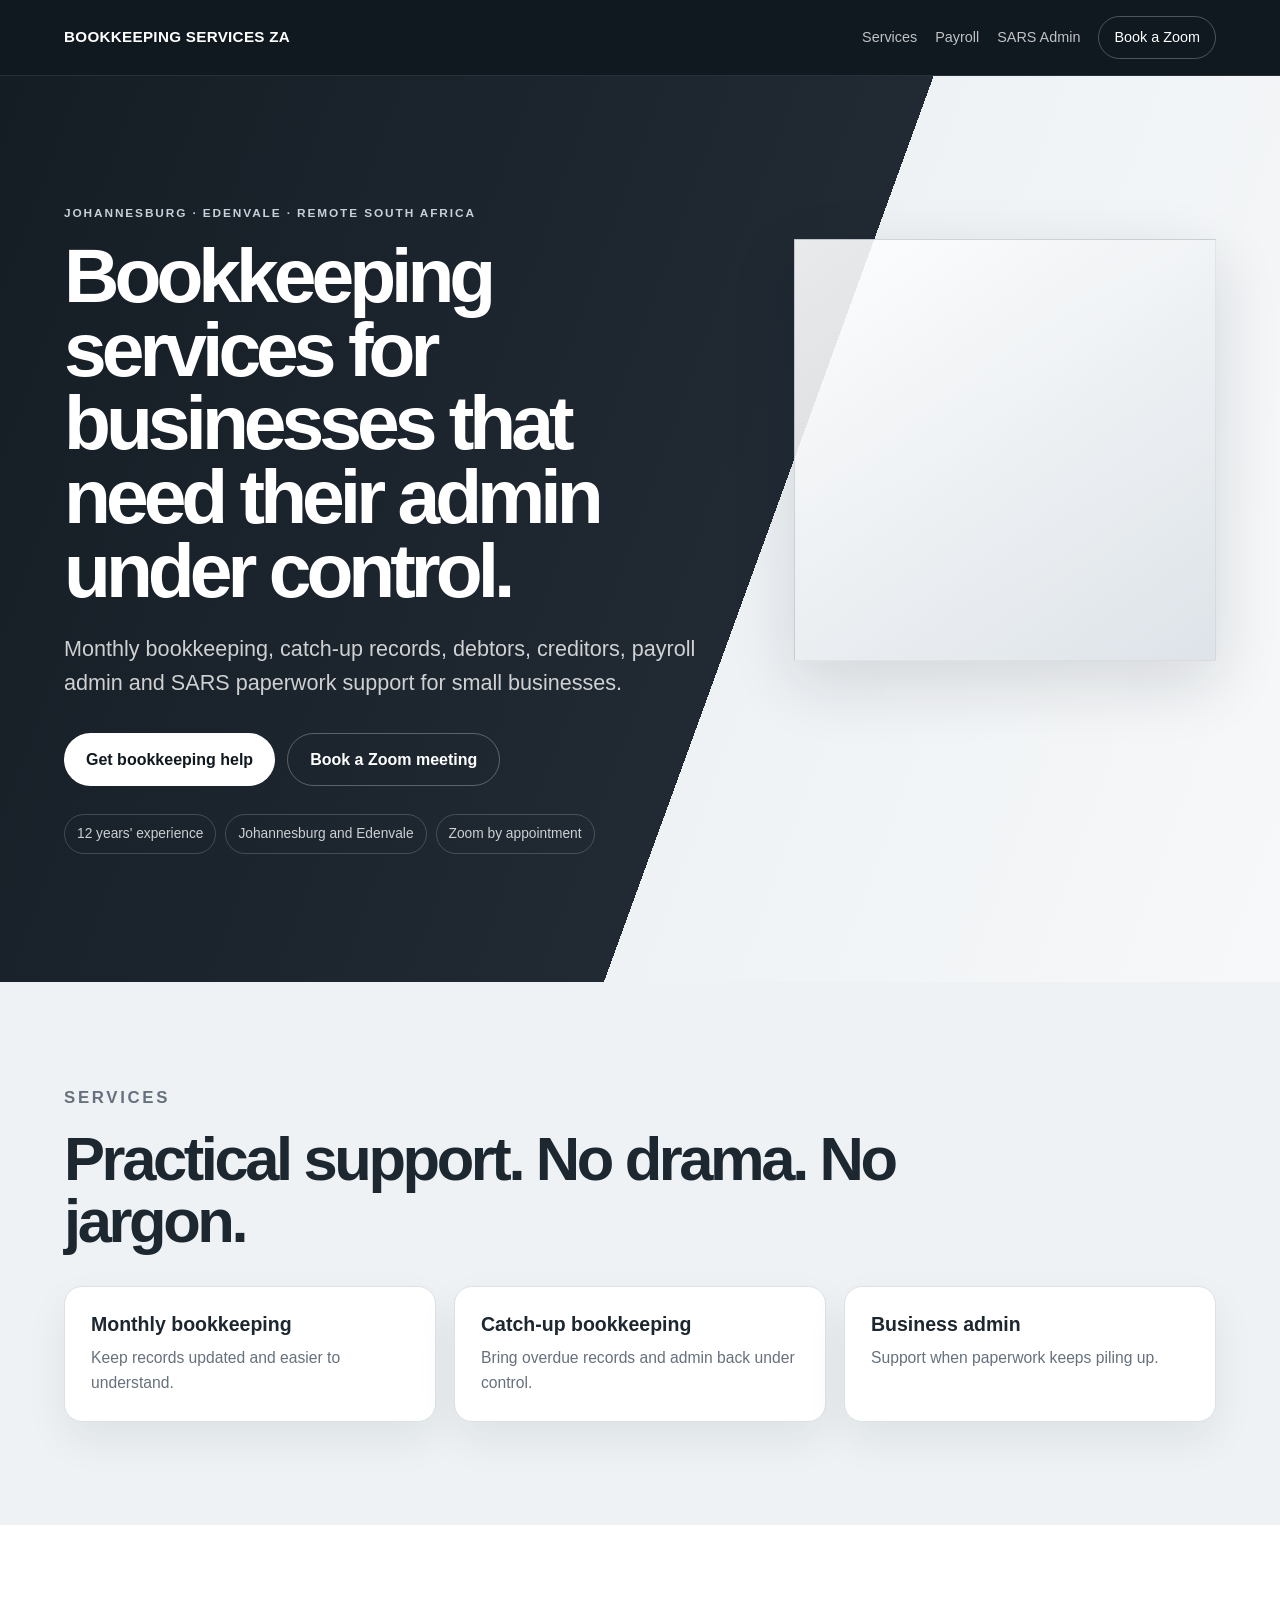
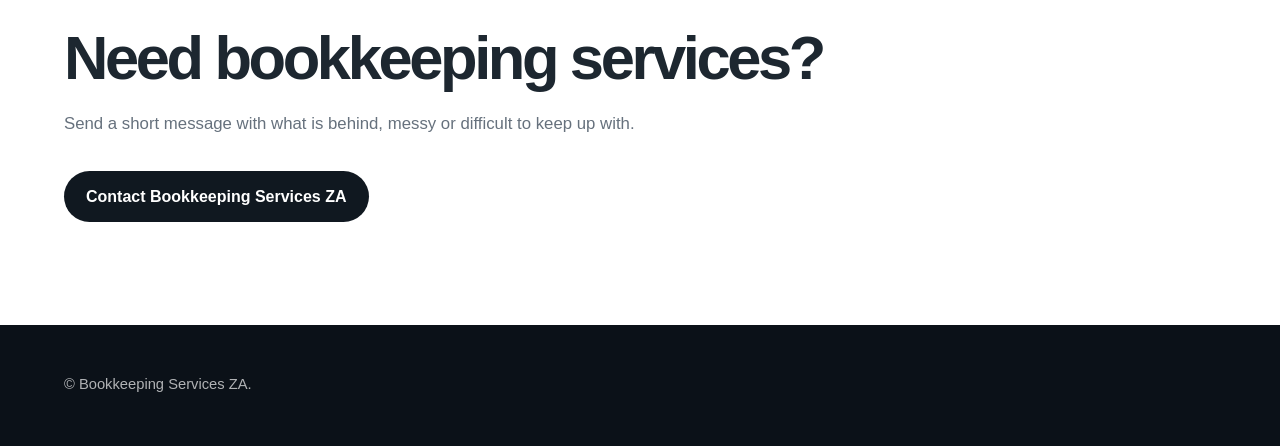
<file: index.html>
<!doctype html>
<html lang="en-ZA">
<head>
  <meta charset="utf-8">
  <meta name="viewport" content="width=device-width, initial-scale=1">
  <title>Bookkeeping Services Johannesburg | Bookkeeping Services ZA</title>
  <meta name="description" content="Bookkeeping services for small businesses in Johannesburg, Edenvale and remote South Africa. Monthly bookkeeping, catch-up records, debtors, creditors, payroll admin and SARS paperwork support.">
  <link rel="stylesheet" href="styles.css">
  <link rel="stylesheet" href="premium.css">
</head>
<body>
  <header class="site-header"><a class="brand" href="index.html"><strong>BOOKKEEPING SERVICES ZA</strong></a><nav><a href="services.html">Services</a><a href="payroll.html">Payroll</a><a href="sars-compliance.html">SARS Admin</a><a href="contact.html" class="nav-cta">Book a Zoom</a></nav></header>
  <main>
    <section class="hero hero-home"><div class="hero-copy"><p class="eyebrow">Johannesburg · Edenvale · Remote South Africa</p><h1>Bookkeeping services for businesses that need their admin under control.</h1><p class="lead">Monthly bookkeeping, catch-up records, debtors, creditors, payroll admin and SARS paperwork support for small businesses.</p><div class="actions"><a class="button" href="contact.html">Get bookkeeping help</a><a class="button secondary" href="contact.html">Book a Zoom meeting</a></div><ul class="trust-strip"><li>12 years' experience</li><li>Johannesburg and Edenvale</li><li>Zoom by appointment</li></ul></div></section>
    <section class="section services-preview"><div class="section-intro wide"><p class="eyebrow dark">Services</p><h2>Practical support. No drama. No jargon.</h2></div><div class="grid three service-grid"><article class="card"><h3>Monthly bookkeeping</h3><p>Keep records updated and easier to understand.</p></article><article class="card"><h3>Catch-up bookkeeping</h3><p>Bring overdue records and admin back under control.</p></article><article class="card"><h3>Business admin</h3><p>Support when paperwork keeps piling up.</p></article></div></section>
    <section class="section final-cta"><h2>Need bookkeeping services?</h2><p>Send a short message with what is behind, messy or difficult to keep up with.</p><a class="button dark" href="contact.html">Contact Bookkeeping Services ZA</a></section>
  </main>
  <footer class="site-footer"><p>© Bookkeeping Services ZA.</p></footer>
</body>
</html>
</file>
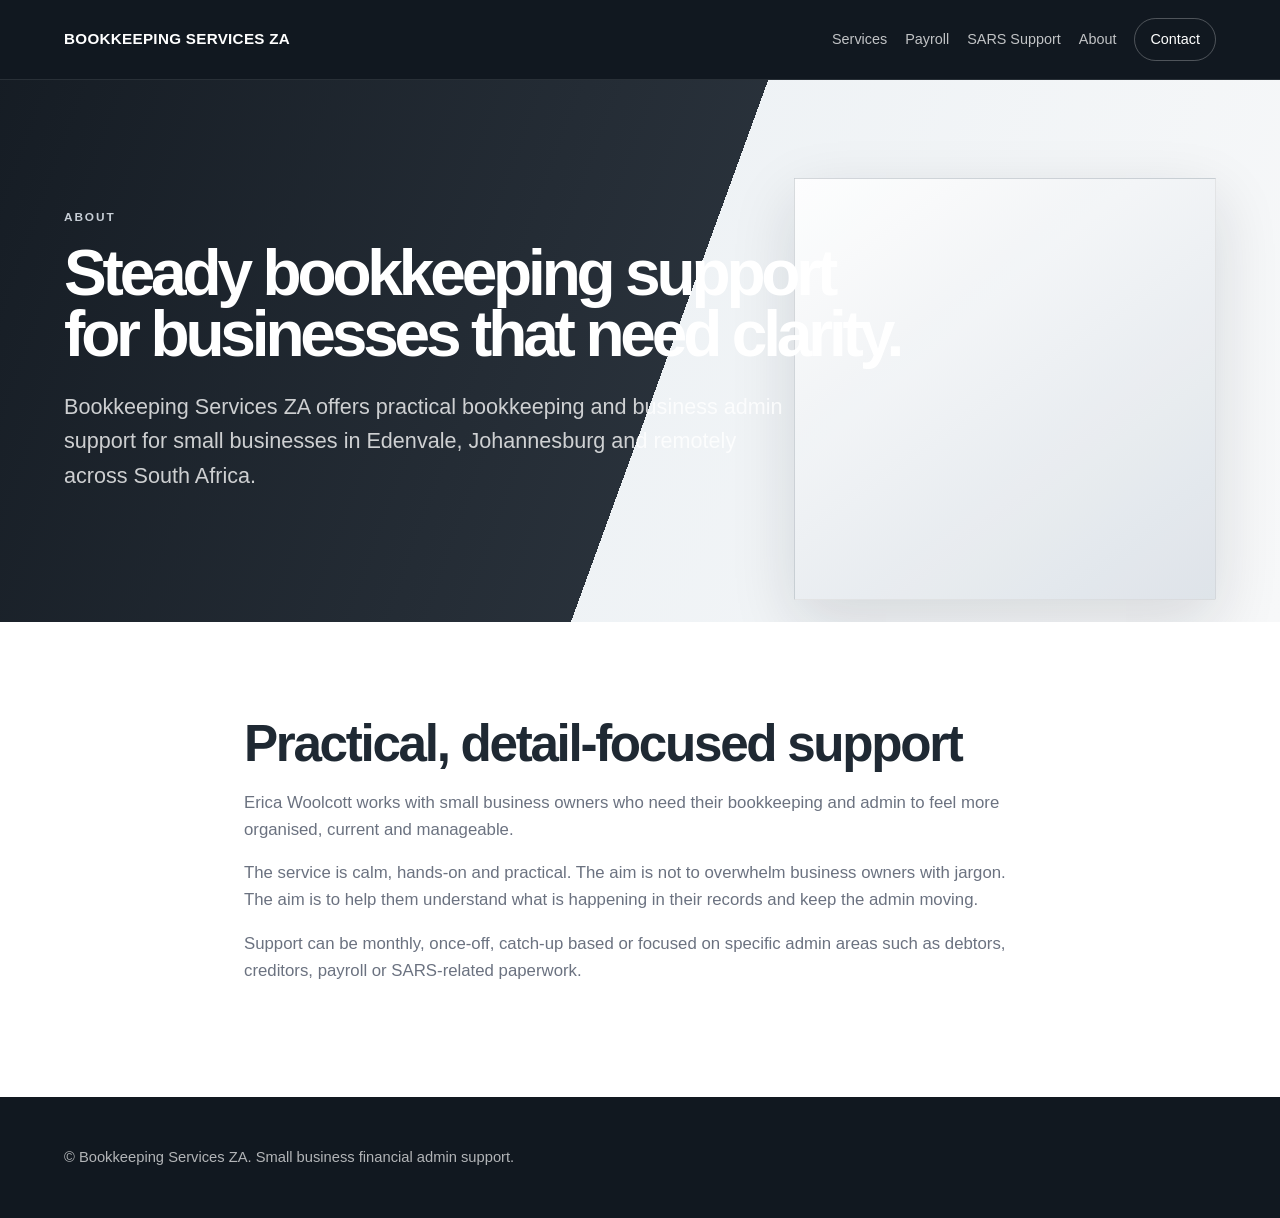
<file: about.html>
<!doctype html>
<html lang="en-ZA">
<head>
  <meta charset="utf-8">
  <meta name="viewport" content="width=device-width, initial-scale=1">
  <title>About | Bookkeeping Services ZA</title>
  <meta name="description" content="About Bookkeeping Services ZA, steady bookkeeping and business admin support for small businesses in Edenvale, Johannesburg and remote South Africa.">
  <link rel="stylesheet" href="styles.css">
</head>
<body>
  <header class="site-header">
    <a class="brand" href="index.html">Bookkeeping Services ZA</a>
    <nav aria-label="Main navigation">
      <a href="services.html">Services</a>
      <a href="payroll.html">Payroll</a>
      <a href="sars-compliance.html">SARS Support</a>
      <a href="about.html">About</a>
      <a class="nav-cta" href="contact.html">Contact</a>
    </nav>
  </header>

  <main>
    <section class="page-hero">
      <p class="eyebrow">About</p>
      <h1>Steady bookkeeping support for businesses that need clarity.</h1>
      <p class="lead">Bookkeeping Services ZA offers practical bookkeeping and business admin support for small businesses in Edenvale, Johannesburg and remotely across South Africa.</p>
    </section>

    <section class="section narrow">
      <h2>Practical, detail-focused support</h2>
      <p>Erica Woolcott works with small business owners who need their bookkeeping and admin to feel more organised, current and manageable.</p>
      <p>The service is calm, hands-on and practical. The aim is not to overwhelm business owners with jargon. The aim is to help them understand what is happening in their records and keep the admin moving.</p>
      <p>Support can be monthly, once-off, catch-up based or focused on specific admin areas such as debtors, creditors, payroll or SARS-related paperwork.</p>
    </section>
  </main>

  <footer class="site-footer"><p>© Bookkeeping Services ZA. Small business financial admin support.</p></footer>
  <script src="scripts.js"></script>
</body>
</html>
</file>
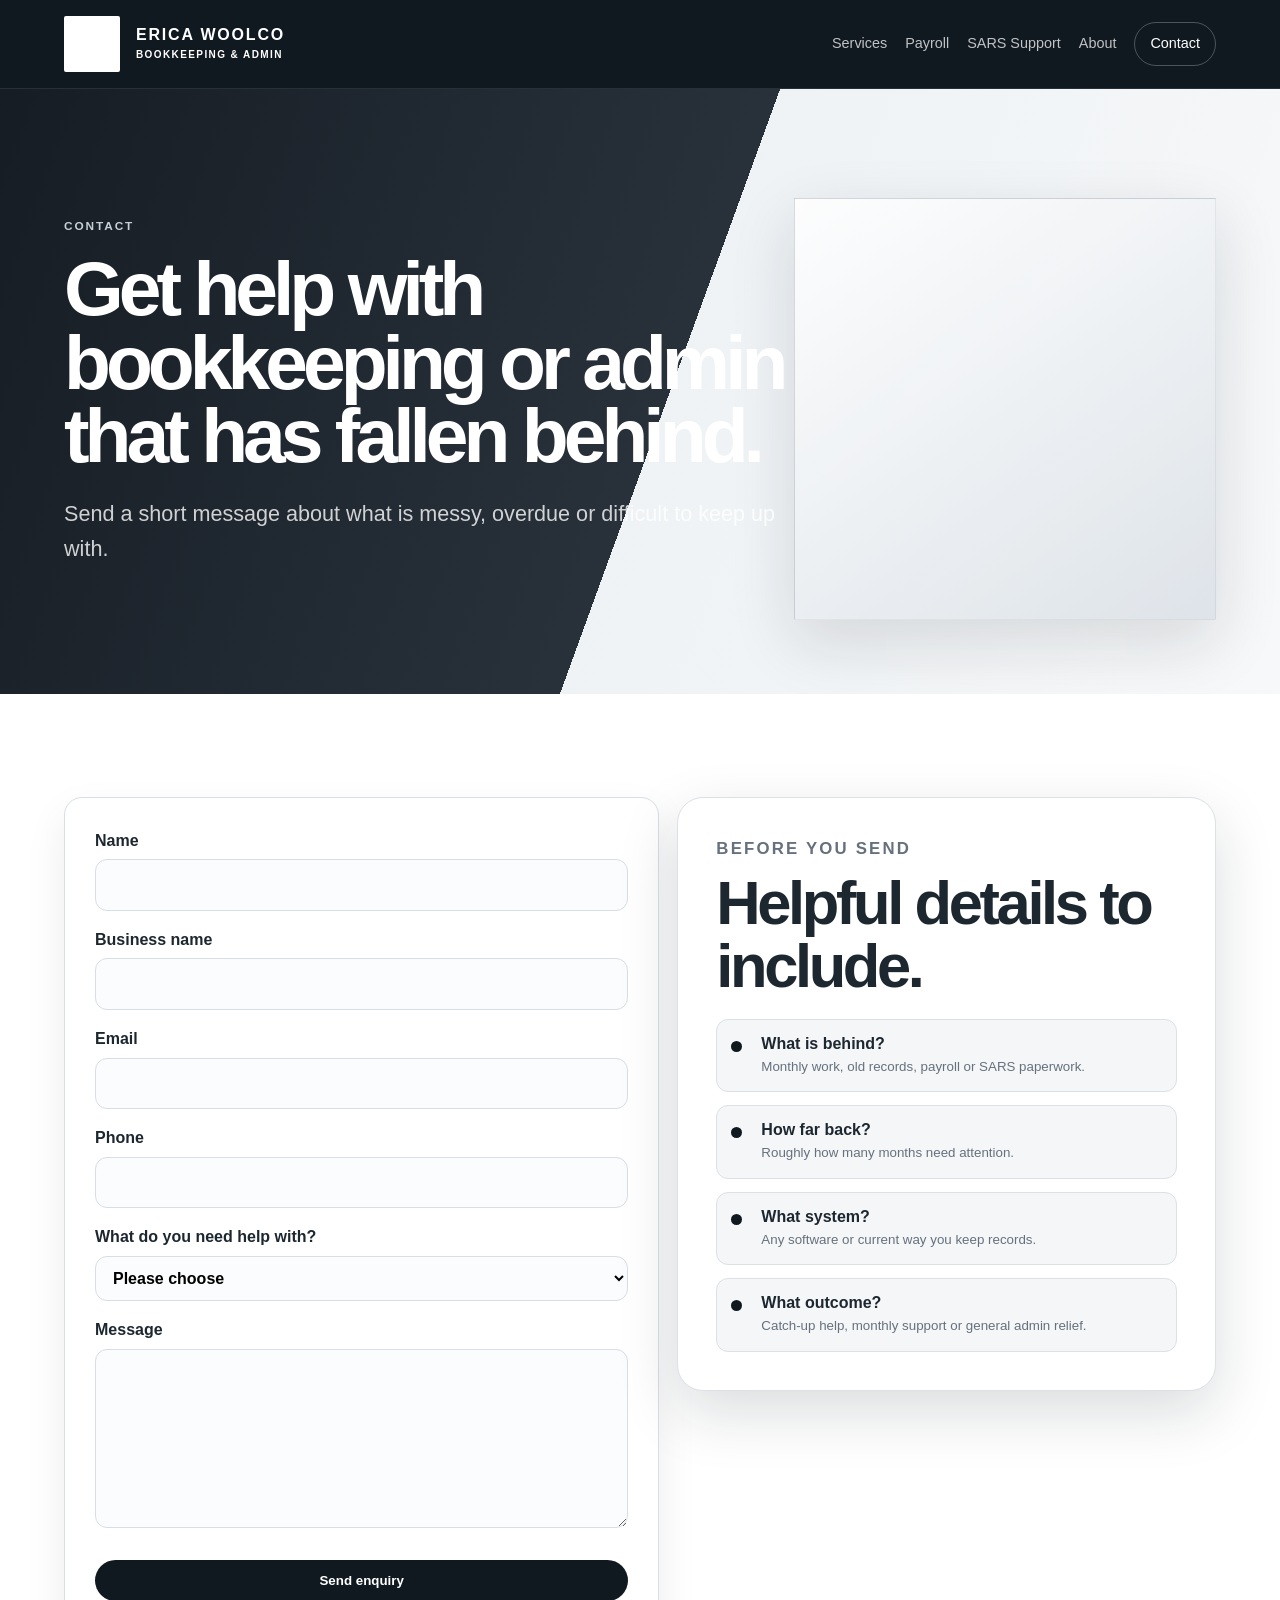
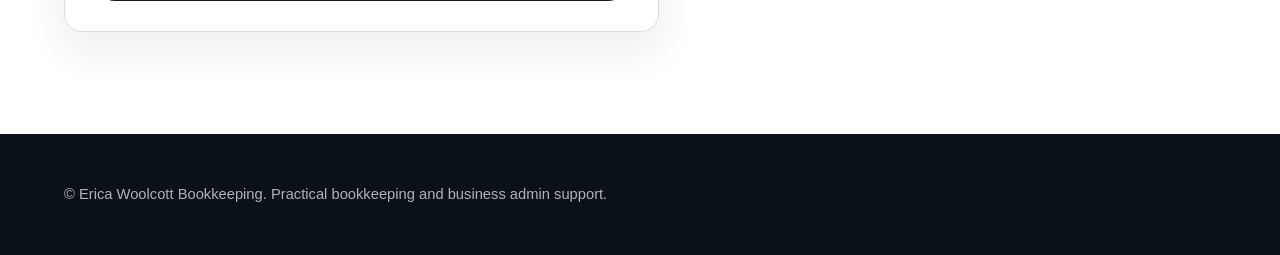
<file: contact.html>
<!doctype html>
<html lang="en-ZA">
<head>
  <meta charset="utf-8">
  <meta name="viewport" content="width=device-width, initial-scale=1">
  <title>Contact Erica Woolcott Bookkeeping | Johannesburg Bookkeeper</title>
  <meta name="description" content="Contact Erica Woolcott for bookkeeping, catch-up records, payroll admin, SARS paperwork and small business admin support in Johannesburg, Edenvale and remote South Africa.">
  <meta name="robots" content="index, follow">
  <link rel="canonical" href="https://bookkeepingservicesza.co.za/contact.html">
  <link rel="icon" href="assets/favicon.svg" type="image/svg+xml">
  <link rel="stylesheet" href="styles.css">
  <link rel="stylesheet" href="premium.css">
</head>
<body>
  <header class="site-header"><a class="brand" href="index.html"><img src="assets/logo.svg" alt="Erica Woolcott Bookkeeping" width="220" height="56"></a><nav aria-label="Main navigation"><a href="services.html">Services</a><a href="payroll.html">Payroll</a><a href="sars-compliance.html">SARS Support</a><a href="about.html">About</a><a class="nav-cta" href="contact.html">Contact</a></nav></header>
  <main>
    <section class="page-hero"><p class="eyebrow">Contact</p><h1>Get help with bookkeeping or admin that has fallen behind.</h1><p class="lead">Send a short message about what is messy, overdue or difficult to keep up with.</p></section>
    <section class="section grid two">
      <form name="contact" method="POST" data-netlify="true" netlify-honeypot="bot-field" class="form">
        <input type="hidden" name="form-name" value="contact">
        <p class="hidden"><label>Do not fill this in: <input name="bot-field"></label></p>
        <label>Name<input type="text" name="name" required></label>
        <label>Business name<input type="text" name="business-name"></label>
        <label>Email<input type="email" name="email" required></label>
        <label>Phone<input type="tel" name="phone"></label>
        <label>What do you need help with?<select name="enquiry-type" required><option value="">Please choose</option><option>Monthly bookkeeping</option><option>Catch-up bookkeeping</option><option>Payroll admin</option><option>SARS paperwork</option><option>Debtors and creditors</option><option>General business admin</option></select></label>
        <label>Message<textarea name="message" rows="6" required></textarea></label>
        <button class="button dark" type="submit">Send enquiry</button>
      </form>
      <aside class="admin-panel"><p class="panel-label">Before you send</p><h2>Helpful details to include.</h2><div class="ledger-list"><div><span></span><strong>What is behind?</strong><small>Monthly work, old records, payroll or SARS paperwork.</small></div><div><span></span><strong>How far back?</strong><small>Roughly how many months need attention.</small></div><div><span></span><strong>What system?</strong><small>Any software or current way you keep records.</small></div><div><span></span><strong>What outcome?</strong><small>Catch-up help, monthly support or general admin relief.</small></div></div></aside>
    </section>
  </main>
  <footer class="site-footer"><p>© Erica Woolcott Bookkeeping. Practical bookkeeping and business admin support.</p></footer>
  <script src="scripts.js"></script>
</body>
</html>
</file>
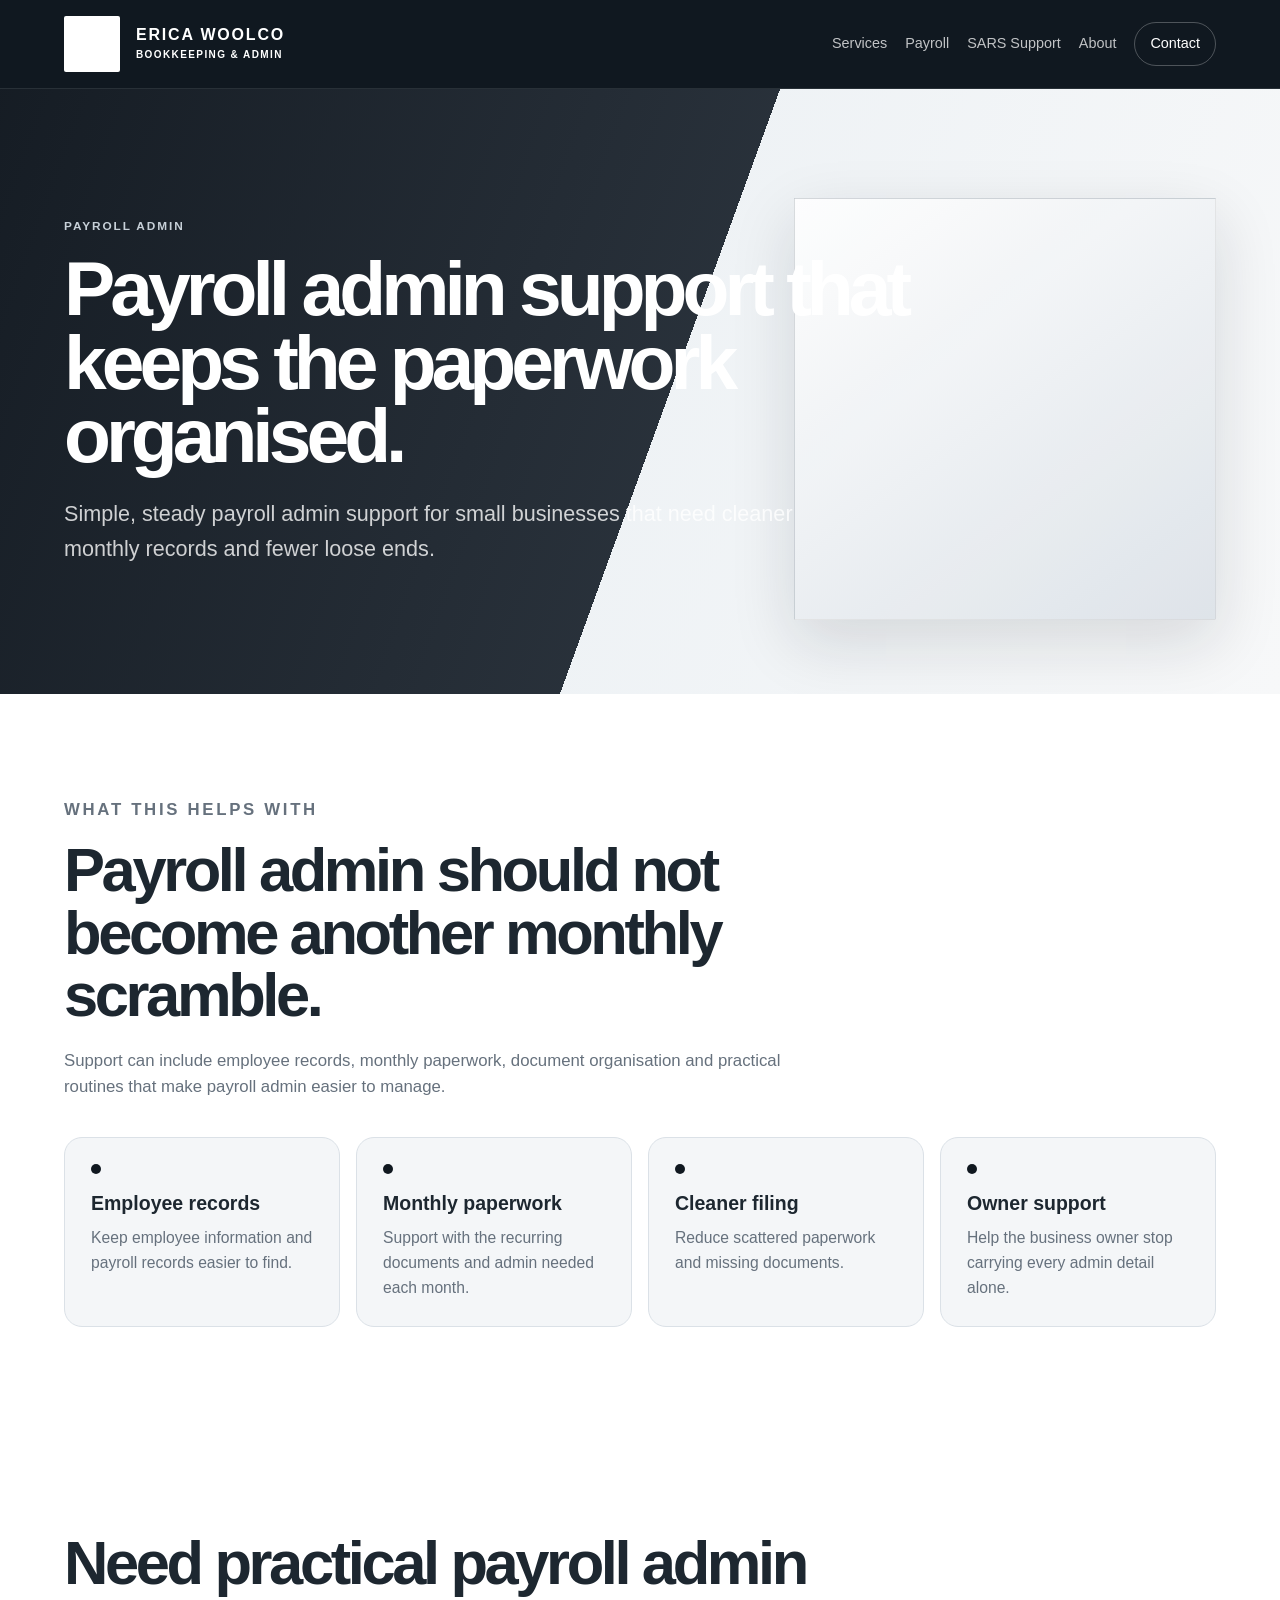
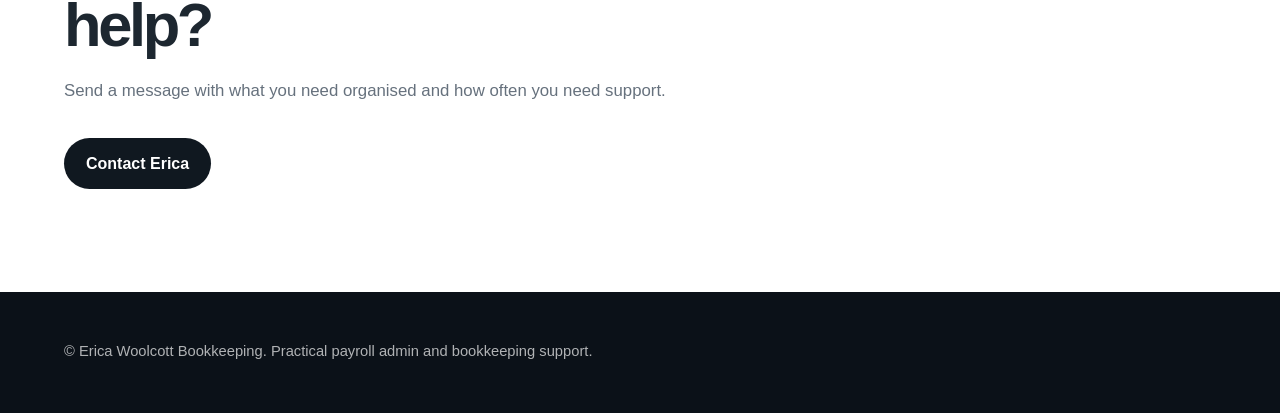
<file: payroll.html>
<!doctype html>
<html lang="en-ZA">
<head>
  <meta charset="utf-8">
  <meta name="viewport" content="width=device-width, initial-scale=1">
  <title>Payroll Admin Support Johannesburg | Erica Woolcott Bookkeeping</title>
  <meta name="description" content="Practical payroll admin support for small businesses in Johannesburg, Edenvale and remote South Africa. Organised monthly payroll paperwork and records.">
  <meta name="robots" content="index, follow">
  <link rel="canonical" href="https://bookkeepingservicesza.co.za/payroll.html">
  <link rel="icon" href="assets/favicon.svg" type="image/svg+xml">
  <link rel="stylesheet" href="styles.css">
  <link rel="stylesheet" href="premium.css">
</head>
<body>
  <header class="site-header"><a class="brand" href="index.html"><img src="assets/logo.svg" alt="Erica Woolcott Bookkeeping" width="220" height="56"></a><nav aria-label="Main navigation"><a href="services.html">Services</a><a href="payroll.html">Payroll</a><a href="sars-compliance.html">SARS Support</a><a href="about.html">About</a><a class="nav-cta" href="contact.html">Contact</a></nav></header>
  <main>
    <section class="page-hero"><p class="eyebrow">Payroll admin</p><h1>Payroll admin support that keeps the paperwork organised.</h1><p class="lead">Simple, steady payroll admin support for small businesses that need cleaner monthly records and fewer loose ends.</p></section>
    <section class="section"><div class="section-intro"><p class="eyebrow dark">What this helps with</p><h2>Payroll admin should not become another monthly scramble.</h2><p>Support can include employee records, monthly paperwork, document organisation and practical routines that make payroll admin easier to manage.</p></div><div class="problem-grid"><article><span></span><h3>Employee records</h3><p>Keep employee information and payroll records easier to find.</p></article><article><span></span><h3>Monthly paperwork</h3><p>Support with the recurring documents and admin needed each month.</p></article><article><span></span><h3>Cleaner filing</h3><p>Reduce scattered paperwork and missing documents.</p></article><article><span></span><h3>Owner support</h3><p>Help the business owner stop carrying every admin detail alone.</p></article></div></section>
    <section class="section final-cta"><h2>Need practical payroll admin help?</h2><p>Send a message with what you need organised and how often you need support.</p><a class="button dark" href="contact.html">Contact Erica</a></section>
  </main>
  <footer class="site-footer"><p>© Erica Woolcott Bookkeeping. Practical payroll admin and bookkeeping support.</p></footer>
  <script src="scripts.js"></script>
</body>
</html>
</file>
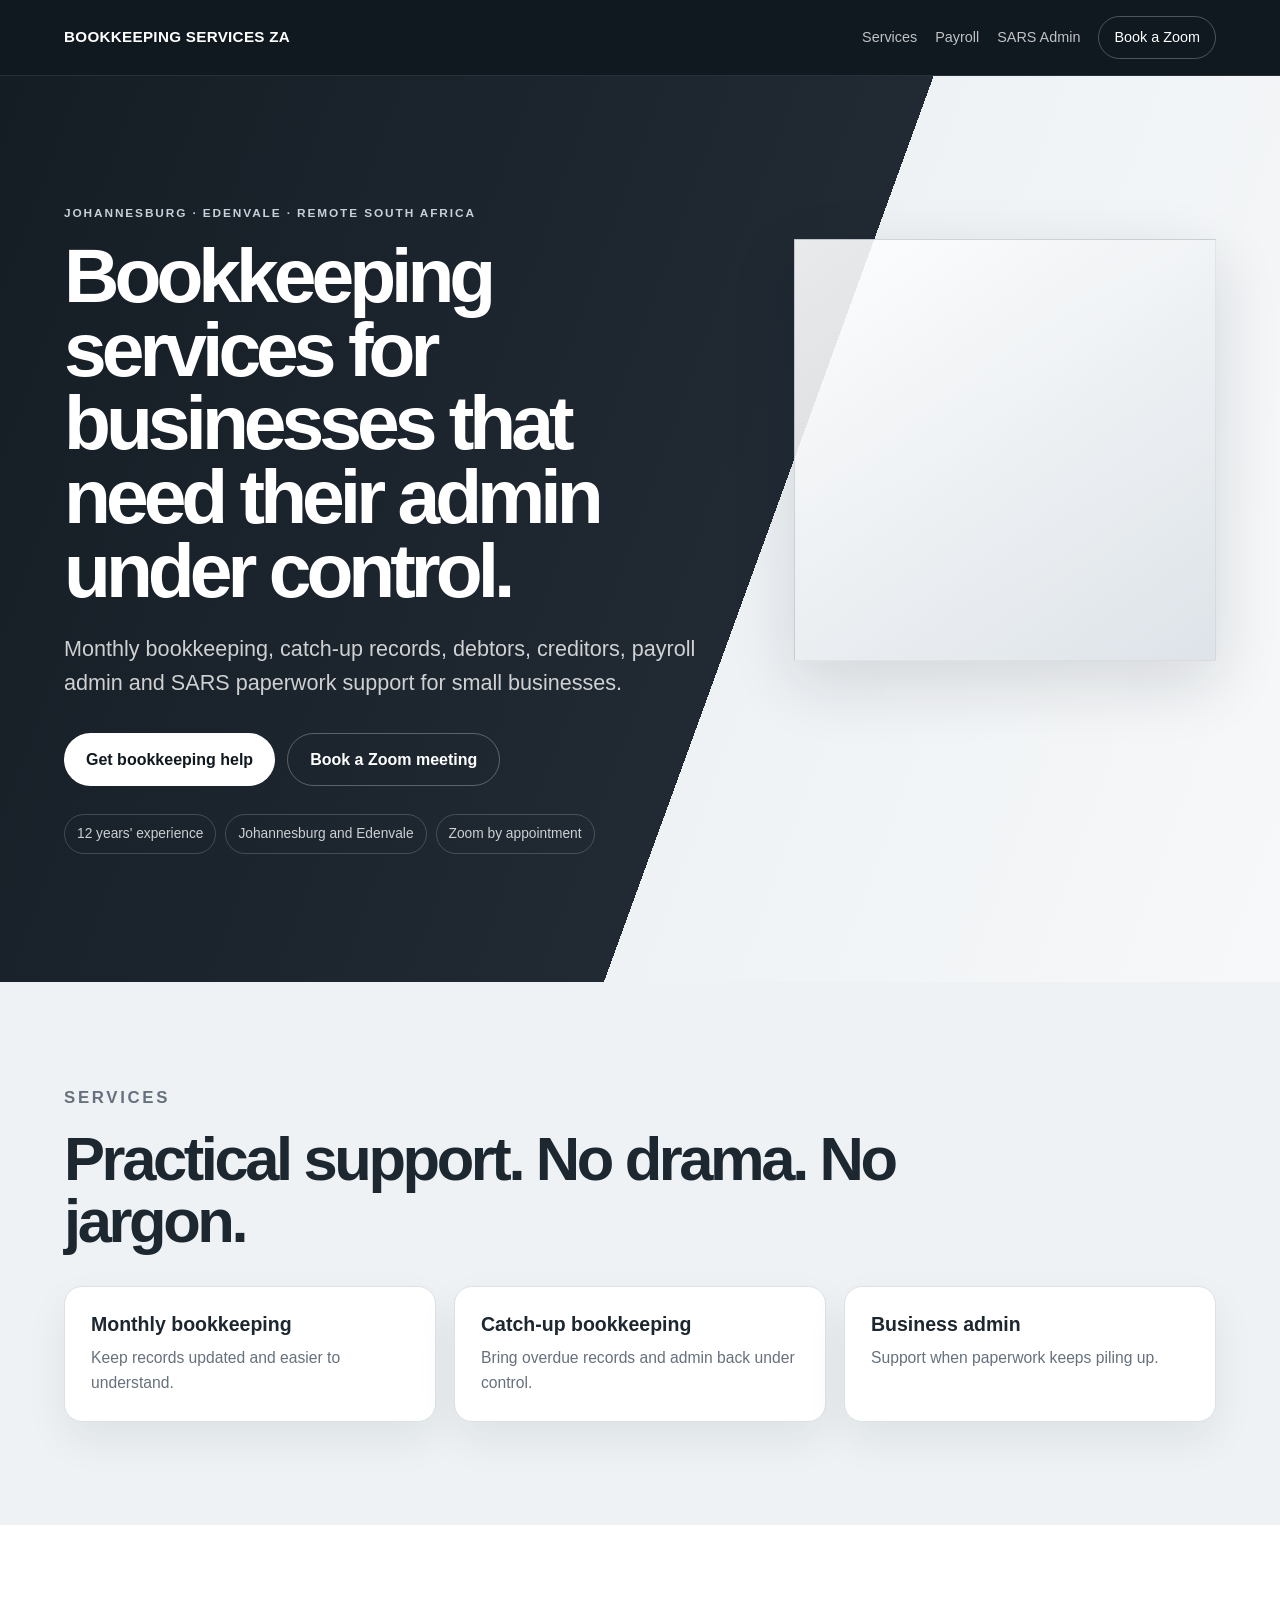
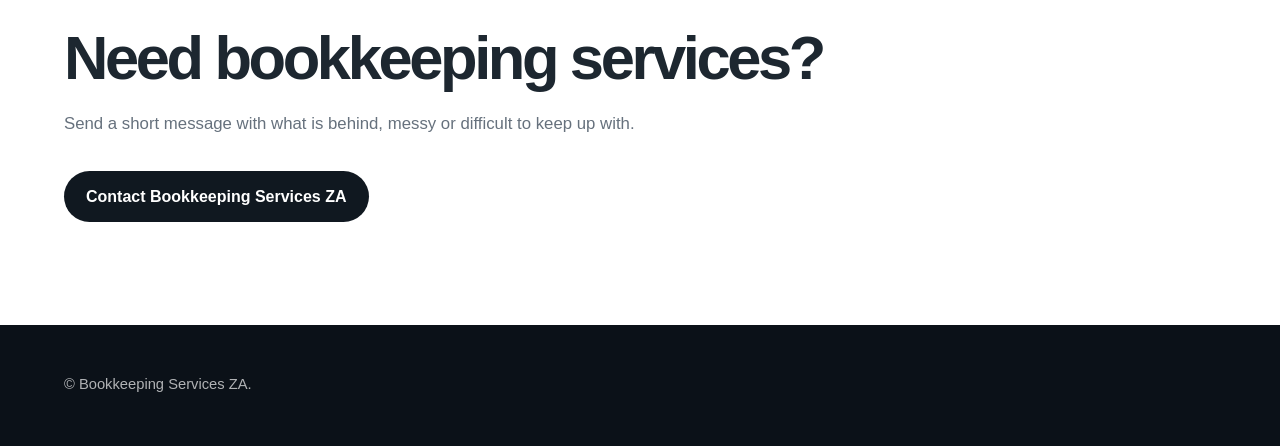
<file: preview-live.html>
<!doctype html>
<html lang="en-ZA">
<head>
  <meta charset="utf-8">
  <meta name="viewport" content="width=device-width, initial-scale=1">
  <title>Bookkeeping Services Johannesburg | Bookkeeping Services ZA</title>
  <meta name="description" content="Bookkeeping services for small businesses in Johannesburg, Edenvale and remote South Africa. Monthly bookkeeping, catch-up records, debtors, creditors, payroll admin and SARS paperwork support.">
  <link rel="stylesheet" href="styles.css">
  <link rel="stylesheet" href="premium.css">
</head>
<body>
  <header class="site-header"><a class="brand" href="preview-live.html"><strong>BOOKKEEPING SERVICES ZA</strong></a><nav><a href="services.html">Services</a><a href="payroll.html">Payroll</a><a href="sars-compliance.html">SARS Admin</a><a href="contact.html" class="nav-cta">Book a Zoom</a></nav></header>
  <main>
    <section class="hero hero-home"><div class="hero-copy"><p class="eyebrow">Johannesburg · Edenvale · Remote South Africa</p><h1>Bookkeeping services for businesses that need their admin under control.</h1><p class="lead">Monthly bookkeeping, catch-up records, debtors, creditors, payroll admin and SARS paperwork support for small businesses.</p><div class="actions"><a class="button" href="contact.html">Get bookkeeping help</a><a class="button secondary" href="contact.html">Book a Zoom meeting</a></div><ul class="trust-strip"><li>12 years' experience</li><li>Johannesburg and Edenvale</li><li>Zoom by appointment</li></ul></div></section>
    <section class="section services-preview"><div class="section-intro wide"><p class="eyebrow dark">Services</p><h2>Practical support. No drama. No jargon.</h2></div><div class="grid three service-grid"><article class="card"><h3>Monthly bookkeeping</h3><p>Keep records updated and easier to understand.</p></article><article class="card"><h3>Catch-up bookkeeping</h3><p>Bring overdue records and admin back under control.</p></article><article class="card"><h3>Business admin</h3><p>Support when paperwork keeps piling up.</p></article></div></section>
    <section class="section final-cta"><h2>Need bookkeeping services?</h2><p>Send a short message with what is behind, messy or difficult to keep up with.</p><a class="button dark" href="contact.html">Contact Bookkeeping Services ZA</a></section>
  </main>
  <footer class="site-footer"><p>© Bookkeeping Services ZA.</p></footer>
</body>
</html>
</file>
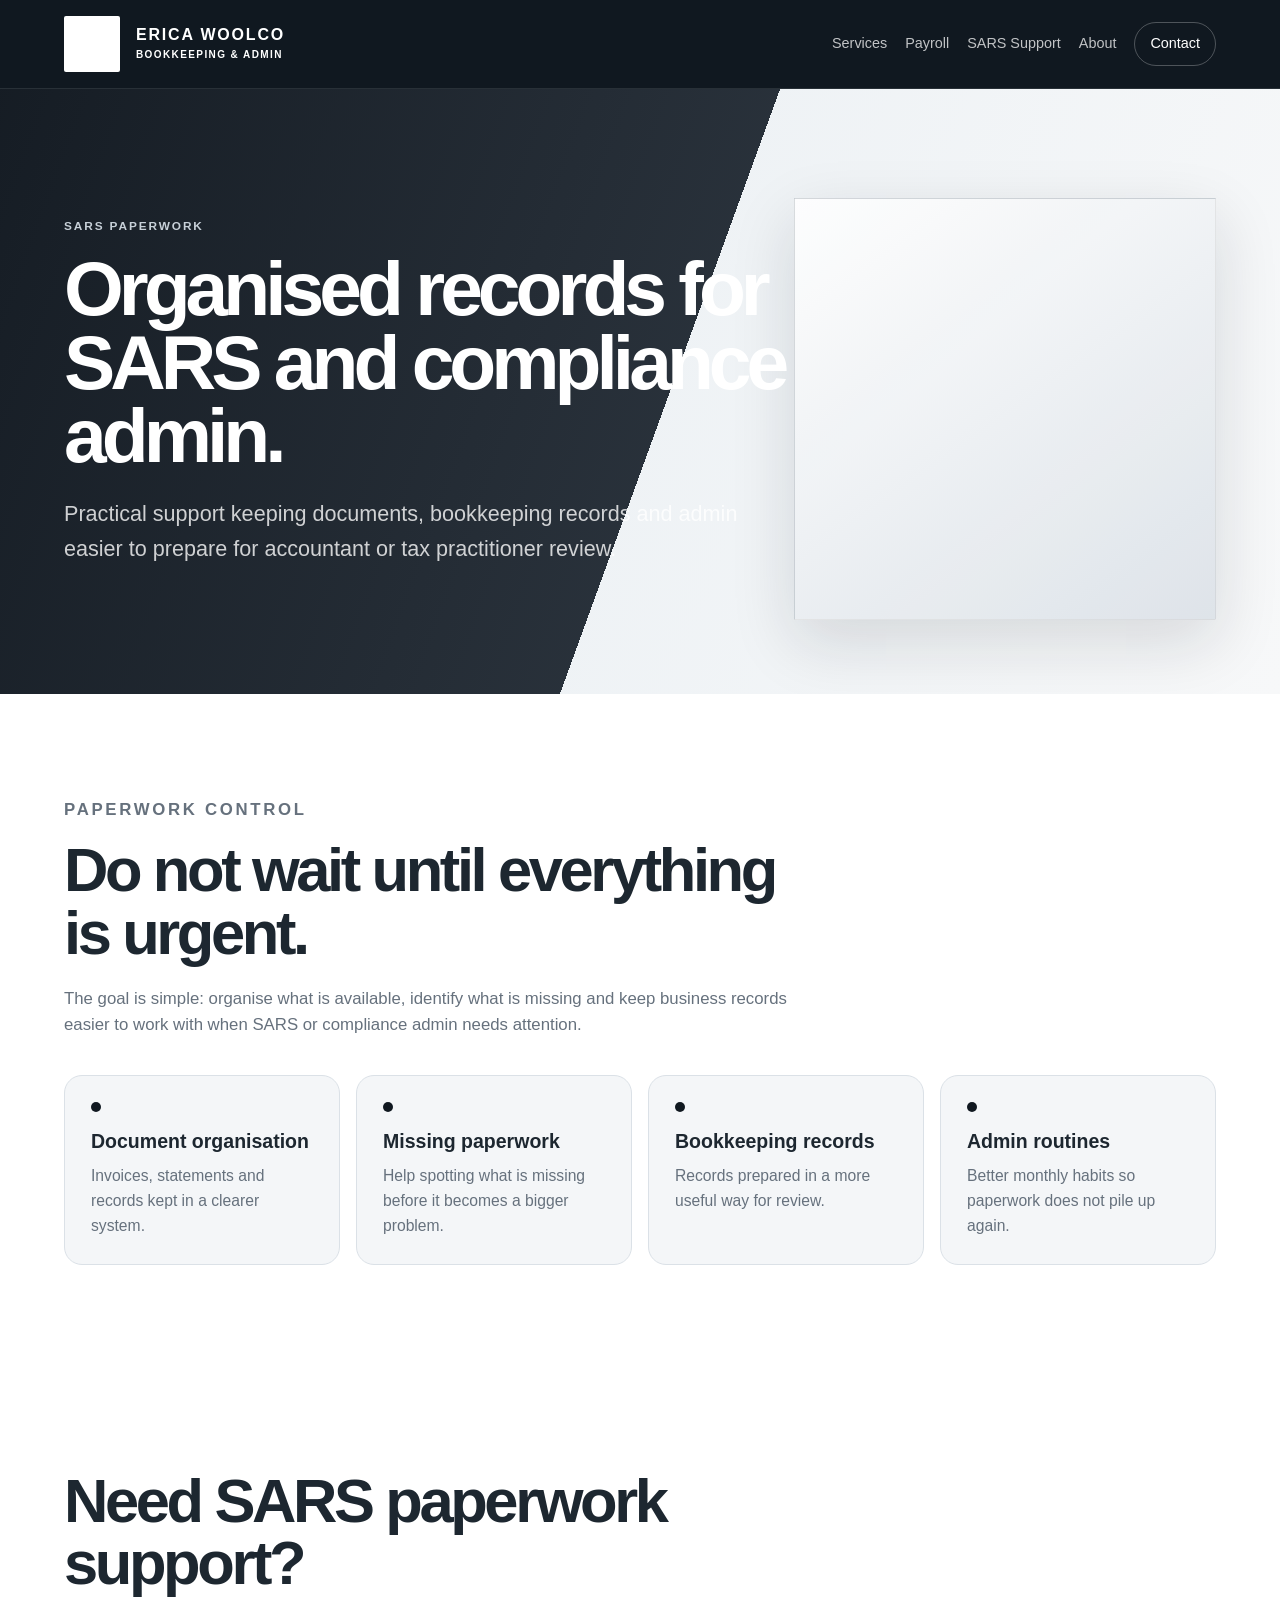
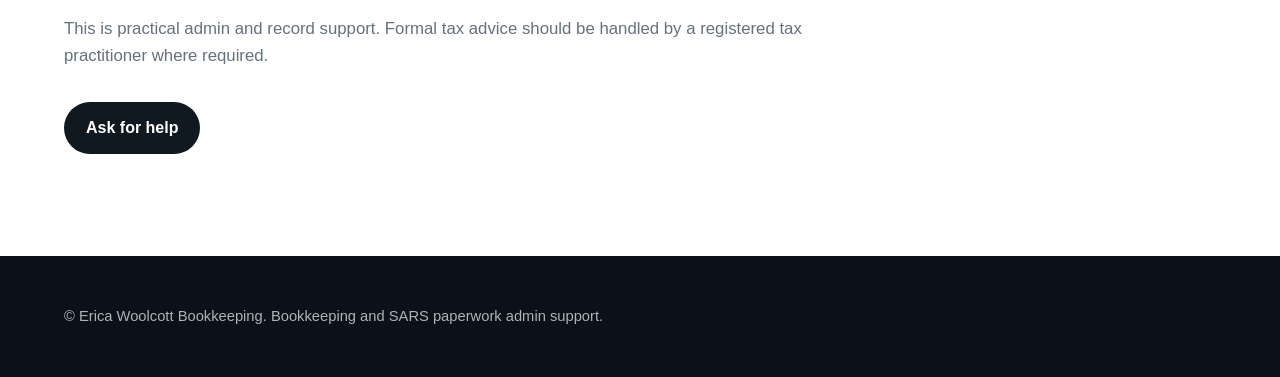
<file: sars-compliance.html>
<!doctype html>
<html lang="en-ZA">
<head>
  <meta charset="utf-8">
  <meta name="viewport" content="width=device-width, initial-scale=1">
  <title>SARS Paperwork Support Johannesburg | Small Business Admin</title>
  <meta name="description" content="SARS paperwork and compliance admin support for small businesses in Johannesburg, Edenvale and remote South Africa. Organised bookkeeping records for review.">
  <meta name="robots" content="index, follow">
  <link rel="canonical" href="https://bookkeepingservicesza.co.za/sars-compliance.html">
  <link rel="icon" href="assets/favicon.svg" type="image/svg+xml">
  <link rel="stylesheet" href="styles.css">
  <link rel="stylesheet" href="premium.css">
</head>
<body>
  <header class="site-header"><a class="brand" href="index.html"><img src="assets/logo.svg" alt="Erica Woolcott Bookkeeping" width="220" height="56"></a><nav aria-label="Main navigation"><a href="services.html">Services</a><a href="payroll.html">Payroll</a><a href="sars-compliance.html">SARS Support</a><a href="about.html">About</a><a class="nav-cta" href="contact.html">Contact</a></nav></header>
  <main>
    <section class="page-hero"><p class="eyebrow">SARS paperwork</p><h1>Organised records for SARS and compliance admin.</h1><p class="lead">Practical support keeping documents, bookkeeping records and admin easier to prepare for accountant or tax practitioner review.</p></section>
    <section class="section"><div class="section-intro"><p class="eyebrow dark">Paperwork control</p><h2>Do not wait until everything is urgent.</h2><p>The goal is simple: organise what is available, identify what is missing and keep business records easier to work with when SARS or compliance admin needs attention.</p></div><div class="problem-grid"><article><span></span><h3>Document organisation</h3><p>Invoices, statements and records kept in a clearer system.</p></article><article><span></span><h3>Missing paperwork</h3><p>Help spotting what is missing before it becomes a bigger problem.</p></article><article><span></span><h3>Bookkeeping records</h3><p>Records prepared in a more useful way for review.</p></article><article><span></span><h3>Admin routines</h3><p>Better monthly habits so paperwork does not pile up again.</p></article></div></section>
    <section class="section final-cta"><h2>Need SARS paperwork support?</h2><p>This is practical admin and record support. Formal tax advice should be handled by a registered tax practitioner where required.</p><a class="button dark" href="contact.html">Ask for help</a></section>
  </main>
  <footer class="site-footer"><p>© Erica Woolcott Bookkeeping. Bookkeeping and SARS paperwork admin support.</p></footer>
  <script src="scripts.js"></script>
</body>
</html>
</file>
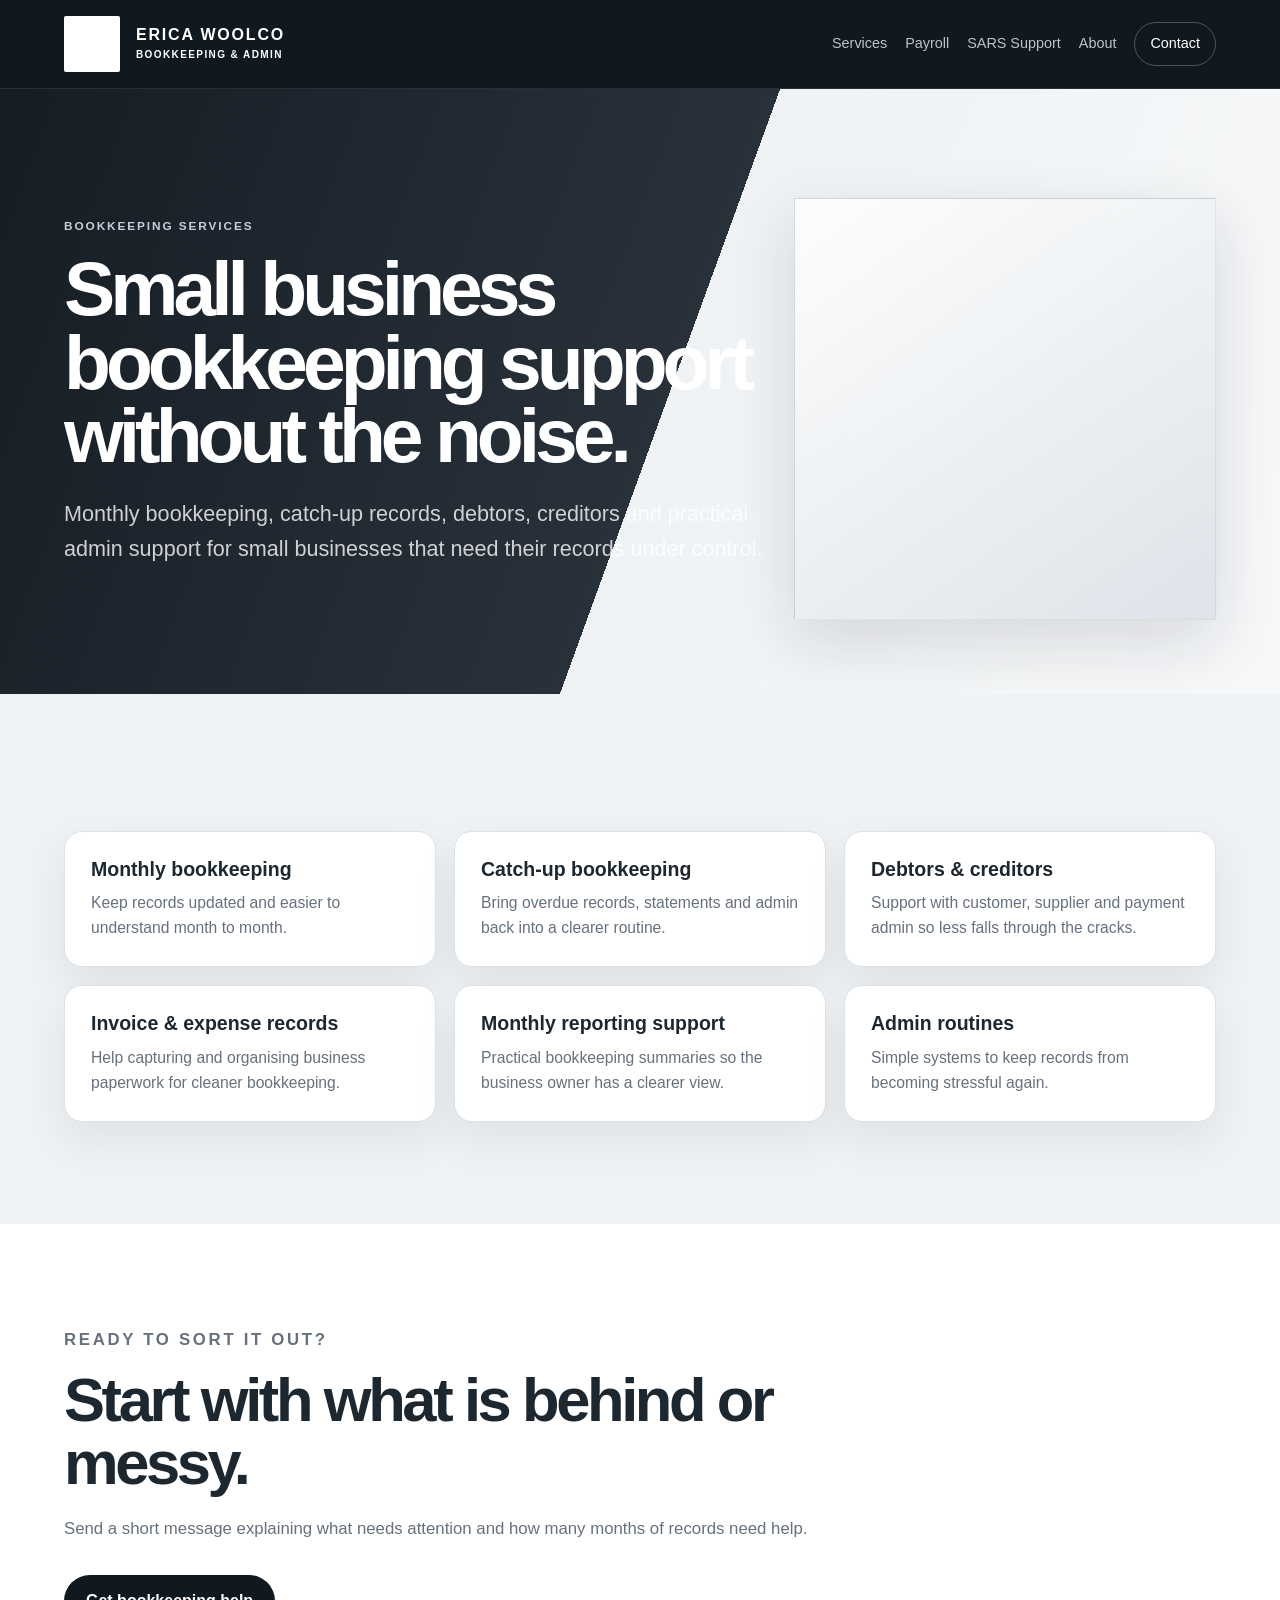
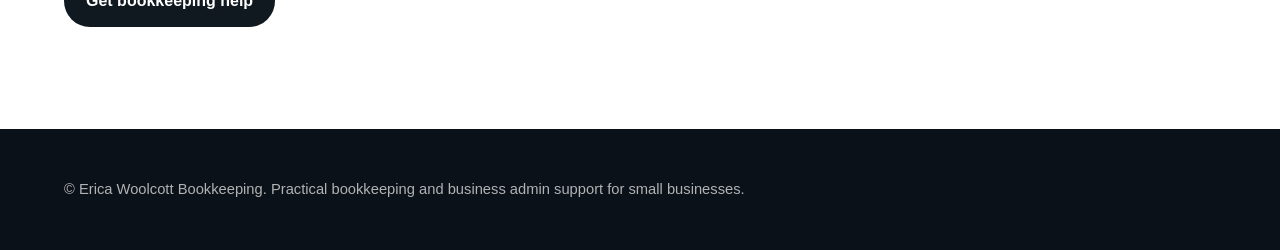
<file: services.html>
<!doctype html>
<html lang="en-ZA">
<head>
  <meta charset="utf-8">
  <meta name="viewport" content="width=device-width, initial-scale=1">
  <title>Bookkeeping Services Johannesburg | Catch-up & Monthly Support</title>
  <meta name="description" content="Monthly bookkeeping, catch-up bookkeeping, debtors, creditors, payroll admin and small business admin support in Johannesburg, Edenvale and remote South Africa.">
  <meta name="robots" content="index, follow">
  <link rel="canonical" href="https://bookkeepingservicesza.co.za/services.html">
  <link rel="icon" href="assets/favicon.svg" type="image/svg+xml">
  <link rel="stylesheet" href="styles.css">
  <link rel="stylesheet" href="premium.css">
</head>
<body>
  <header class="site-header">
    <a class="brand" href="index.html"><img src="assets/logo.svg" alt="Erica Woolcott Bookkeeping" width="220" height="56"></a>
    <nav aria-label="Main navigation"><a href="services.html">Services</a><a href="payroll.html">Payroll</a><a href="sars-compliance.html">SARS Support</a><a href="about.html">About</a><a class="nav-cta" href="contact.html">Contact</a></nav>
  </header>
  <main>
    <section class="page-hero"><p class="eyebrow">Bookkeeping services</p><h1>Small business bookkeeping support without the noise.</h1><p class="lead">Monthly bookkeeping, catch-up records, debtors, creditors and practical admin support for small businesses that need their records under control.</p></section>
    <section class="section services-preview"><div class="grid three service-grid"><article class="card"><h3>Monthly bookkeeping</h3><p>Keep records updated and easier to understand month to month.</p></article><article class="card"><h3>Catch-up bookkeeping</h3><p>Bring overdue records, statements and admin back into a clearer routine.</p></article><article class="card"><h3>Debtors & creditors</h3><p>Support with customer, supplier and payment admin so less falls through the cracks.</p></article><article class="card"><h3>Invoice & expense records</h3><p>Help capturing and organising business paperwork for cleaner bookkeeping.</p></article><article class="card"><h3>Monthly reporting support</h3><p>Practical bookkeeping summaries so the business owner has a clearer view.</p></article><article class="card"><h3>Admin routines</h3><p>Simple systems to keep records from becoming stressful again.</p></article></div></section>
    <section class="section final-cta"><p class="eyebrow dark">Ready to sort it out?</p><h2>Start with what is behind or messy.</h2><p>Send a short message explaining what needs attention and how many months of records need help.</p><a class="button dark" href="contact.html">Get bookkeeping help</a></section>
  </main>
  <footer class="site-footer"><p>© Erica Woolcott Bookkeeping. Practical bookkeeping and business admin support for small businesses.</p></footer>
  <script src="scripts.js"></script>
</body>
</html>
</file>
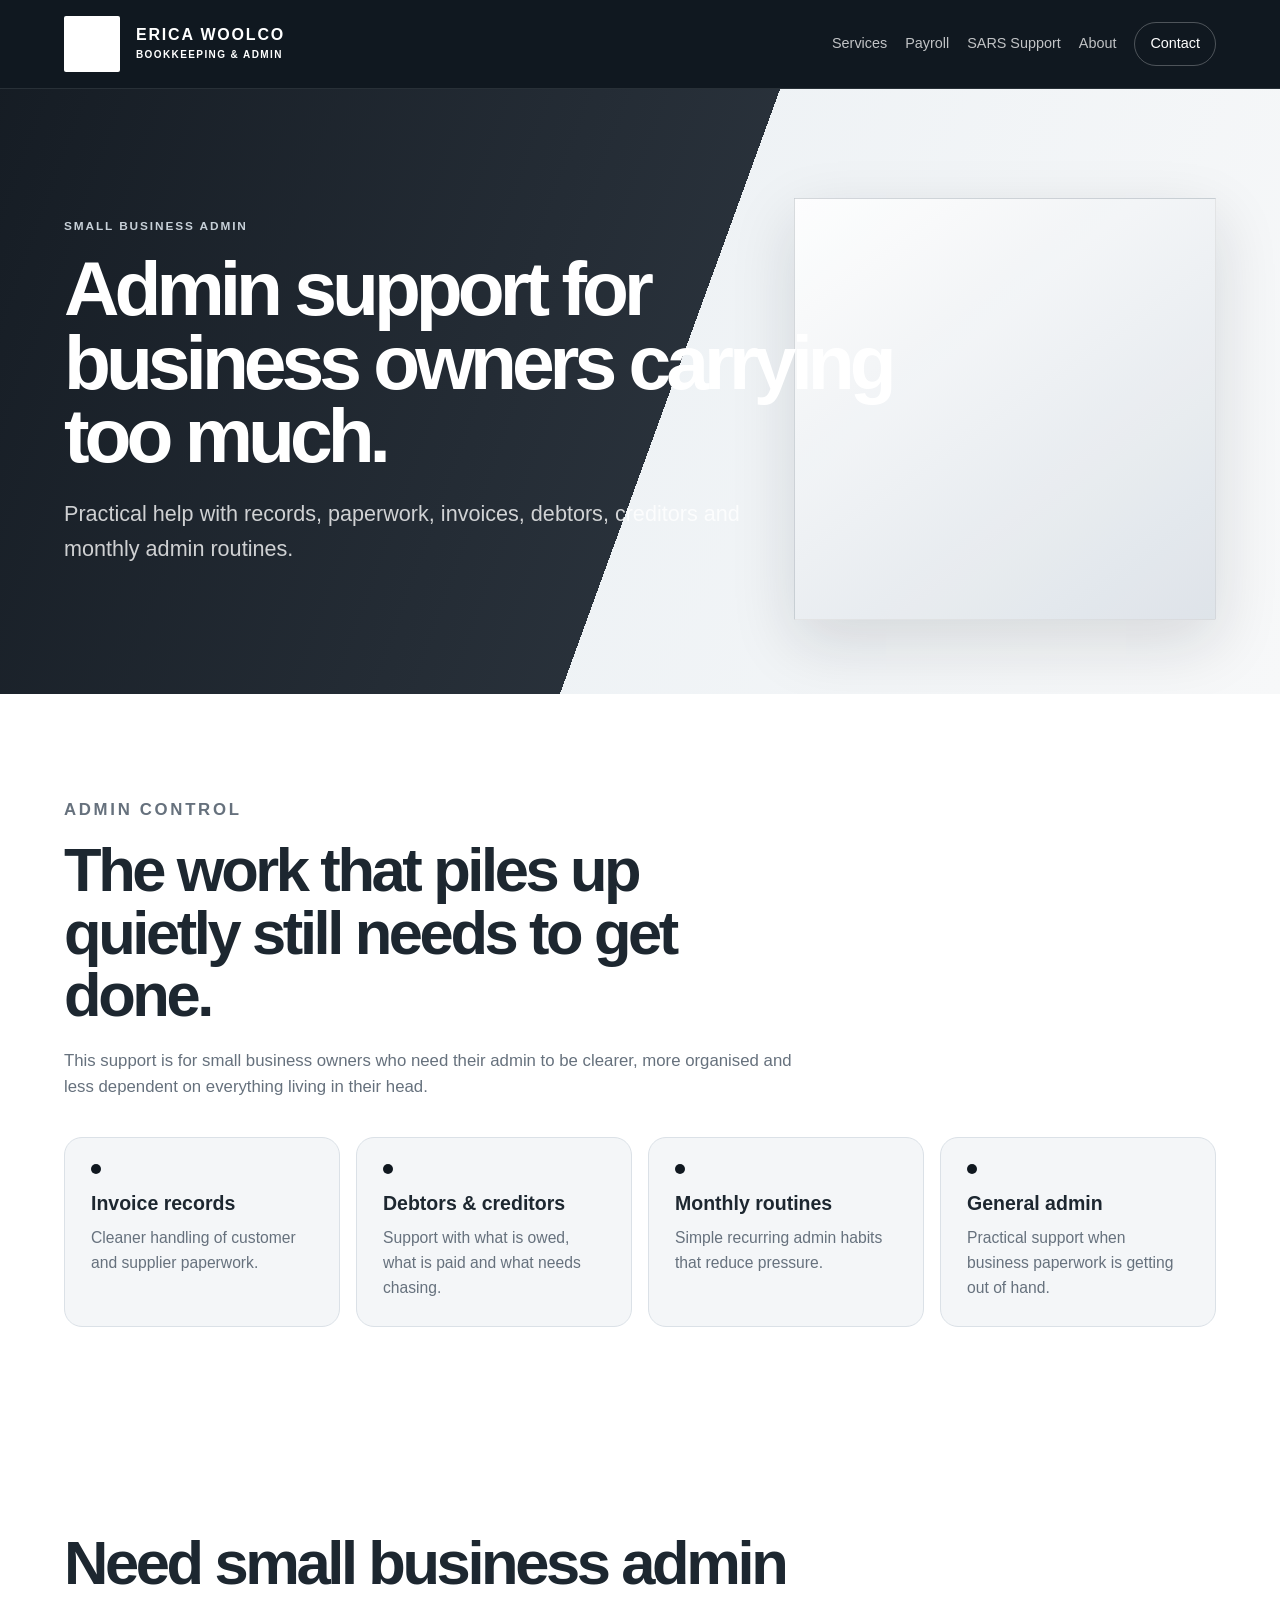
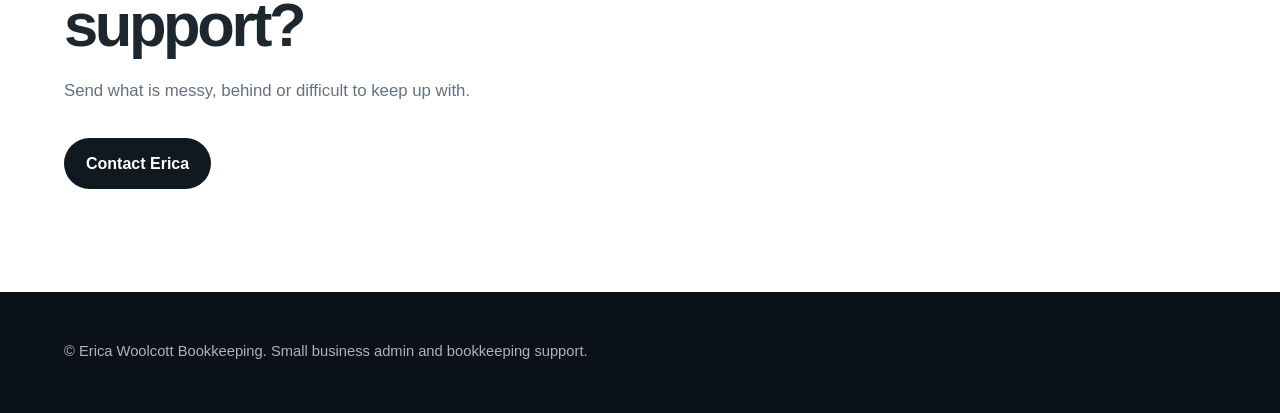
<file: small-business-admin.html>
<!doctype html>
<html lang="en-ZA">
<head>
  <meta charset="utf-8">
  <meta name="viewport" content="width=device-width, initial-scale=1">
  <title>Small Business Admin Support Johannesburg | Bookkeeping Admin</title>
  <meta name="description" content="Small business admin support in Johannesburg, Edenvale and remote South Africa. Help with invoices, paperwork, debtors, creditors and monthly routines.">
  <meta name="robots" content="index, follow">
  <link rel="canonical" href="https://bookkeepingservicesza.co.za/small-business-admin.html">
  <link rel="icon" href="assets/favicon.svg" type="image/svg+xml">
  <link rel="stylesheet" href="styles.css">
  <link rel="stylesheet" href="premium.css">
</head>
<body>
  <header class="site-header"><a class="brand" href="index.html"><img src="assets/logo.svg" alt="Erica Woolcott Bookkeeping" width="220" height="56"></a><nav aria-label="Main navigation"><a href="services.html">Services</a><a href="payroll.html">Payroll</a><a href="sars-compliance.html">SARS Support</a><a href="about.html">About</a><a class="nav-cta" href="contact.html">Contact</a></nav></header>
  <main>
    <section class="page-hero"><p class="eyebrow">Small business admin</p><h1>Admin support for business owners carrying too much.</h1><p class="lead">Practical help with records, paperwork, invoices, debtors, creditors and monthly admin routines.</p></section>
    <section class="section"><div class="section-intro"><p class="eyebrow dark">Admin control</p><h2>The work that piles up quietly still needs to get done.</h2><p>This support is for small business owners who need their admin to be clearer, more organised and less dependent on everything living in their head.</p></div><div class="problem-grid"><article><span></span><h3>Invoice records</h3><p>Cleaner handling of customer and supplier paperwork.</p></article><article><span></span><h3>Debtors & creditors</h3><p>Support with what is owed, what is paid and what needs chasing.</p></article><article><span></span><h3>Monthly routines</h3><p>Simple recurring admin habits that reduce pressure.</p></article><article><span></span><h3>General admin</h3><p>Practical support when business paperwork is getting out of hand.</p></article></div></section>
    <section class="section final-cta"><h2>Need small business admin support?</h2><p>Send what is messy, behind or difficult to keep up with.</p><a class="button dark" href="contact.html">Contact Erica</a></section>
  </main>
  <footer class="site-footer"><p>© Erica Woolcott Bookkeeping. Small business admin and bookkeeping support.</p></footer>
  <script src="scripts.js"></script>
</body>
</html>
</file>
<file: styles.css>
:root {
  --charcoal: #111820;
  --charcoal-2: #18212b;
  --ink: #1f2933;
  --muted: #6b7280;
  --cool: #eef2f5;
  --cool-2: #f7f8f9;
  --line: #d8dee5;
  --white: #ffffff;
  --silver: #c7ced6;
  --accent: #2f3b48;
  --radius: 2px;
  --radius-soft: 18px;
  --shadow: 0 22px 60px rgba(17, 24, 32, 0.14);
}

* { box-sizing: border-box; }
html { scroll-behavior: smooth; }
body {
  margin: 0;
  font-family: Arial, Helvetica, sans-serif;
  color: var(--ink);
  background: var(--white);
  line-height: 1.6;
  -webkit-font-smoothing: antialiased;
}

a { color: inherit; }

.site-header {
  display: flex;
  align-items: center;
  justify-content: space-between;
  gap: 24px;
  padding: 18px clamp(18px, 5vw, 72px);
  background: var(--charcoal);
  color: var(--white);
  border-bottom: 1px solid rgba(255,255,255,0.1);
  position: sticky;
  top: 0;
  z-index: 10;
}

.brand {
  font-weight: 800;
  text-decoration: none;
  letter-spacing: 0.02em;
  text-transform: uppercase;
  font-size: 0.95rem;
}

nav {
  display: flex;
  align-items: center;
  gap: 18px;
  flex-wrap: wrap;
  font-size: 0.9rem;
}

nav a {
  text-decoration: none;
  color: rgba(255,255,255,0.74);
}
nav a:hover { color: var(--white); }

.nav-cta {
  padding: 9px 15px;
  border: 1px solid rgba(255,255,255,0.26);
  border-radius: 999px;
  color: var(--white);
}

.hero,
.page-hero {
  position: relative;
  overflow: hidden;
  padding: clamp(72px, 10vw, 135px) clamp(18px, 5vw, 72px);
  background:
    linear-gradient(110deg, rgba(17,24,32,0.98) 0%, rgba(24,33,43,0.93) 52%, rgba(238,242,245,0.96) 52%, rgba(247,248,249,1) 100%);
  color: var(--white);
}
.hero { min-height: 72vh; display: grid; align-content: center; }

.hero::after,
.page-hero::after {
  content: "";
  position: absolute;
  right: clamp(16px, 5vw, 80px);
  top: 18%;
  width: min(34vw, 420px);
  height: min(34vw, 420px);
  border: 1px solid rgba(17,24,32,0.12);
  background: linear-gradient(145deg, #ffffff, #dce2e8);
  box-shadow: var(--shadow);
  opacity: 0.9;
}

.hero > *, .page-hero > * { position: relative; z-index: 1; }

.hero h1,
.page-hero h1 {
  max-width: 850px;
  font-size: clamp(2.45rem, 6vw, 5.8rem);
  line-height: 0.96;
  letter-spacing: -0.065em;
  margin: 0 0 24px;
}
.page-hero h1 { font-size: clamp(2.1rem, 5vw, 4.7rem); }

.eyebrow {
  text-transform: uppercase;
  letter-spacing: 0.16em;
  color: var(--silver);
  font-size: 0.74rem;
  font-weight: 800;
  margin: 0 0 16px;
}

.lead {
  max-width: 720px;
  font-size: clamp(1.06rem, 2vw, 1.35rem);
  color: rgba(255,255,255,0.78);
  margin: 0;
}

.actions { display: flex; gap: 12px; margin-top: 32px; flex-wrap: wrap; }
.button {
  display: inline-flex;
  align-items: center;
  justify-content: center;
  border: 0;
  border-radius: 999px;
  padding: 13px 22px;
  background: var(--white);
  color: var(--charcoal);
  font-weight: 800;
  text-decoration: none;
  cursor: pointer;
}
.button:hover { transform: translateY(-1px); }
.button.secondary {
  background: transparent;
  color: var(--white);
  border: 1px solid rgba(255,255,255,0.28);
}

.section { padding: clamp(52px, 8vw, 96px) clamp(18px, 5vw, 72px); }
.section.narrow { max-width: 920px; margin: 0 auto; }
.muted { background: var(--cool-2); }

.section h2 {
  font-size: clamp(1.9rem, 4vw, 3.4rem);
  line-height: 1.02;
  letter-spacing: -0.045em;
  margin: 0 0 20px;
}
.section p { color: var(--muted); font-size: 1.05rem; }

.grid { display: grid; gap: 24px; }
.grid.two { grid-template-columns: 1.05fr 0.95fr; align-items: start; }
.grid.three { grid-template-columns: repeat(3, minmax(0, 1fr)); }

.card {
  background: var(--white);
  border: 1px solid var(--line);
  border-radius: var(--radius-soft);
  padding: 30px;
  box-shadow: 0 18px 42px rgba(17, 24, 32, 0.08);
}
.card h2, .card h3 { margin-top: 0; line-height: 1.1; }
.card h3 { font-size: 1.35rem; }

.card ul, .check-list { padding-left: 0; list-style: none; }
.card li, .check-list li {
  position: relative;
  padding-left: 26px;
  margin: 0.6rem 0;
}
.card li::before, .check-list li::before {
  content: "";
  position: absolute;
  left: 0;
  top: 0.62em;
  width: 8px;
  height: 8px;
  border-radius: 50%;
  background: var(--charcoal);
}

.form {
  display: grid;
  gap: 16px;
  background: var(--white);
  border: 1px solid var(--line);
  border-radius: var(--radius-soft);
  padding: 30px;
  box-shadow: 0 18px 42px rgba(17, 24, 32, 0.08);
}
label { display: grid; gap: 6px; font-weight: 800; }
input, select, textarea {
  width: 100%;
  border: 1px solid var(--line);
  border-radius: 12px;
  padding: 12px 13px;
  font: inherit;
  background: #fbfcfd;
}
textarea { resize: vertical; }
.hidden { display: none; }

.site-footer {
  padding: 34px clamp(18px, 5vw, 72px);
  background: var(--charcoal);
  color: rgba(255,255,255,0.68);
  font-size: 0.92rem;
}

@media (max-width: 920px) {
  .site-header { align-items: flex-start; flex-direction: column; }
  nav { gap: 12px; }
  .hero, .page-hero { background: linear-gradient(180deg, var(--charcoal) 0%, var(--charcoal-2) 100%); }
  .hero::after, .page-hero::after { display: none; }
  .grid.two, .grid.three { grid-template-columns: 1fr; }
  .hero h1, .page-hero h1 { letter-spacing: -0.045em; }
}
</file>
<file: premium.css>
body{margin:0;font-family:Arial,Helvetica,sans-serif;color:#1d2730;background:#fff;line-height:1.6}a{color:inherit}img{max-width:100%;height:auto;display:block}.site-header{display:flex;align-items:center;justify-content:space-between;gap:24px;padding:16px clamp(18px,5vw,72px);background:#101820;color:#fff;border-bottom:1px solid rgba(255,255,255,.1);position:sticky;top:0;z-index:10}.brand{display:inline-flex;text-decoration:none}.brand img{width:220px;filter:brightness(0) invert(1)}nav{display:flex;align-items:center;gap:18px;flex-wrap:wrap;font-size:.9rem}nav a{text-decoration:none;color:rgba(255,255,255,.74)}.nav-cta{padding:9px 15px;border:1px solid rgba(255,255,255,.26);border-radius:999px;color:#fff}.hero{position:relative;overflow:hidden;padding:clamp(72px,10vw,132px) clamp(18px,5vw,72px);background:#101820;color:#fff}.hero-home{min-height:76vh;display:grid;grid-template-columns:minmax(0,1.08fr) minmax(360px,.72fr);align-items:center;gap:clamp(32px,6vw,86px);background:linear-gradient(110deg,rgba(16,24,32,.98) 0%,rgba(24,33,43,.96) 58%,#eef2f5 58%,#f7f8f9 100%)}.hero h1,.page-hero h1{max-width:850px;font-size:clamp(2.55rem,6vw,5.8rem);line-height:.96;letter-spacing:-.065em;margin:0 0 24px}.eyebrow{text-transform:uppercase;letter-spacing:.16em;color:#c7d0d8;font-size:.74rem;font-weight:800;margin:0 0 16px}.eyebrow.dark{color:#66717d}.lead{max-width:730px;font-size:clamp(1.06rem,2vw,1.35rem);color:rgba(255,255,255,.79);margin:0}.actions{display:flex;gap:12px;margin-top:32px;flex-wrap:wrap}.button{display:inline-flex;align-items:center;justify-content:center;border-radius:999px;padding:13px 22px;background:#fff;color:#101820;font-weight:800;text-decoration:none}.button.secondary{background:transparent;color:#fff;border:1px solid rgba(255,255,255,.28)}.button.dark{background:#101820;color:#fff;margin-top:16px}.trust-strip{display:flex;flex-wrap:wrap;gap:9px;padding:0;margin:28px 0 0;list-style:none}.trust-strip li{border:1px solid rgba(255,255,255,.18);border-radius:999px;padding:8px 12px;color:rgba(255,255,255,.78);font-size:.86rem}.admin-panel{background:#fff;border:1px solid #dbe1e7;border-radius:26px;padding:clamp(26px,4vw,38px);box-shadow:0 22px 60px rgba(16,24,32,.15);color:#1d2730}.panel-label{margin:0 0 10px;color:#66717d;text-transform:uppercase;letter-spacing:.13em;font-size:.72rem;font-weight:800}.admin-panel h2{margin:0 0 24px;font-size:clamp(1.7rem,3vw,2.5rem);line-height:1.03;letter-spacing:-.045em}.ledger-list{display:grid;gap:13px}.ledger-list div{display:grid;grid-template-columns:16px 1fr;column-gap:14px;align-items:start;background:#f4f6f8;border:1px solid #dbe1e7;border-radius:12px;padding:14px}.ledger-list span{width:11px;height:11px;border-radius:50%;background:#101820;margin-top:7px}.ledger-list strong{display:block;line-height:1.2}.ledger-list small{display:block;color:#66717d;margin-top:3px;grid-column:2}.section{padding:clamp(56px,8vw,104px) clamp(18px,5vw,72px)}.section-intro{max-width:760px}.section-intro.wide{max-width:960px}.section h2{font-size:clamp(2rem,4.8vw,4.25rem);line-height:1.01;letter-spacing:-.055em;margin:0 0 22px}.section p{color:#66717d;font-size:1.05rem}.problem-grid{display:grid;grid-template-columns:repeat(4,minmax(0,1fr));gap:16px;margin-top:36px}.problem-grid article,.card{background:#fff;border:1px solid #dbe1e7;border-radius:18px;padding:26px;box-shadow:0 18px 42px rgba(16,24,32,.07)}.problem-grid article{background:#f4f6f8;box-shadow:none}.problem-grid span{display:block;width:10px;height:10px;border-radius:50%;background:#101820;margin-bottom:18px}.problem-grid h3,.card h3{margin:0 0 10px;font-size:1.22rem;line-height:1.15}.problem-grid p,.card p{margin:0;font-size:.98rem}.services-preview{background:#eef2f5}.grid{display:grid;gap:18px}.grid.three{grid-template-columns:repeat(3,minmax(0,1fr))}.service-grid{margin-top:34px}.dark-band{display:grid;grid-template-columns:.9fr 1.1fr;gap:clamp(30px,6vw,80px);background:#101820;color:#fff}.dark-band h2{color:#fff}.dark-band p{color:rgba(255,255,255,.76)}.steps{list-style:none;padding:0;margin:28px 0 0;display:grid;gap:13px}.steps li{border-top:1px solid rgba(255,255,255,.15);padding-top:14px}.steps strong{display:block;color:#fff}.steps span{display:block;color:rgba(255,255,255,.68);margin-top:3px}.final-cta{background:#fff;max-width:920px}.site-footer{padding:34px clamp(18px,5vw,72px);background:#0b1118;color:rgba(255,255,255,.68);font-size:.92rem}@media(max-width:980px){.site-header{align-items:flex-start;flex-direction:column}.brand img{width:205px}nav{gap:12px}.hero-home{grid-template-columns:1fr;background:linear-gradient(180deg,#101820 0%,#18212b 100%)}.problem-grid,.grid.three,.dark-band{grid-template-columns:1fr}.hero h1,.page-hero h1{letter-spacing:-.045em}}@media(max-width:560px){.site-header{padding:15px 22px}.brand img{width:190px}nav{font-size:.82rem}.hero,.section{padding:56px 22px}.admin-panel{border-radius:18px}.problem-grid article,.card{padding:22px}}
</file>
